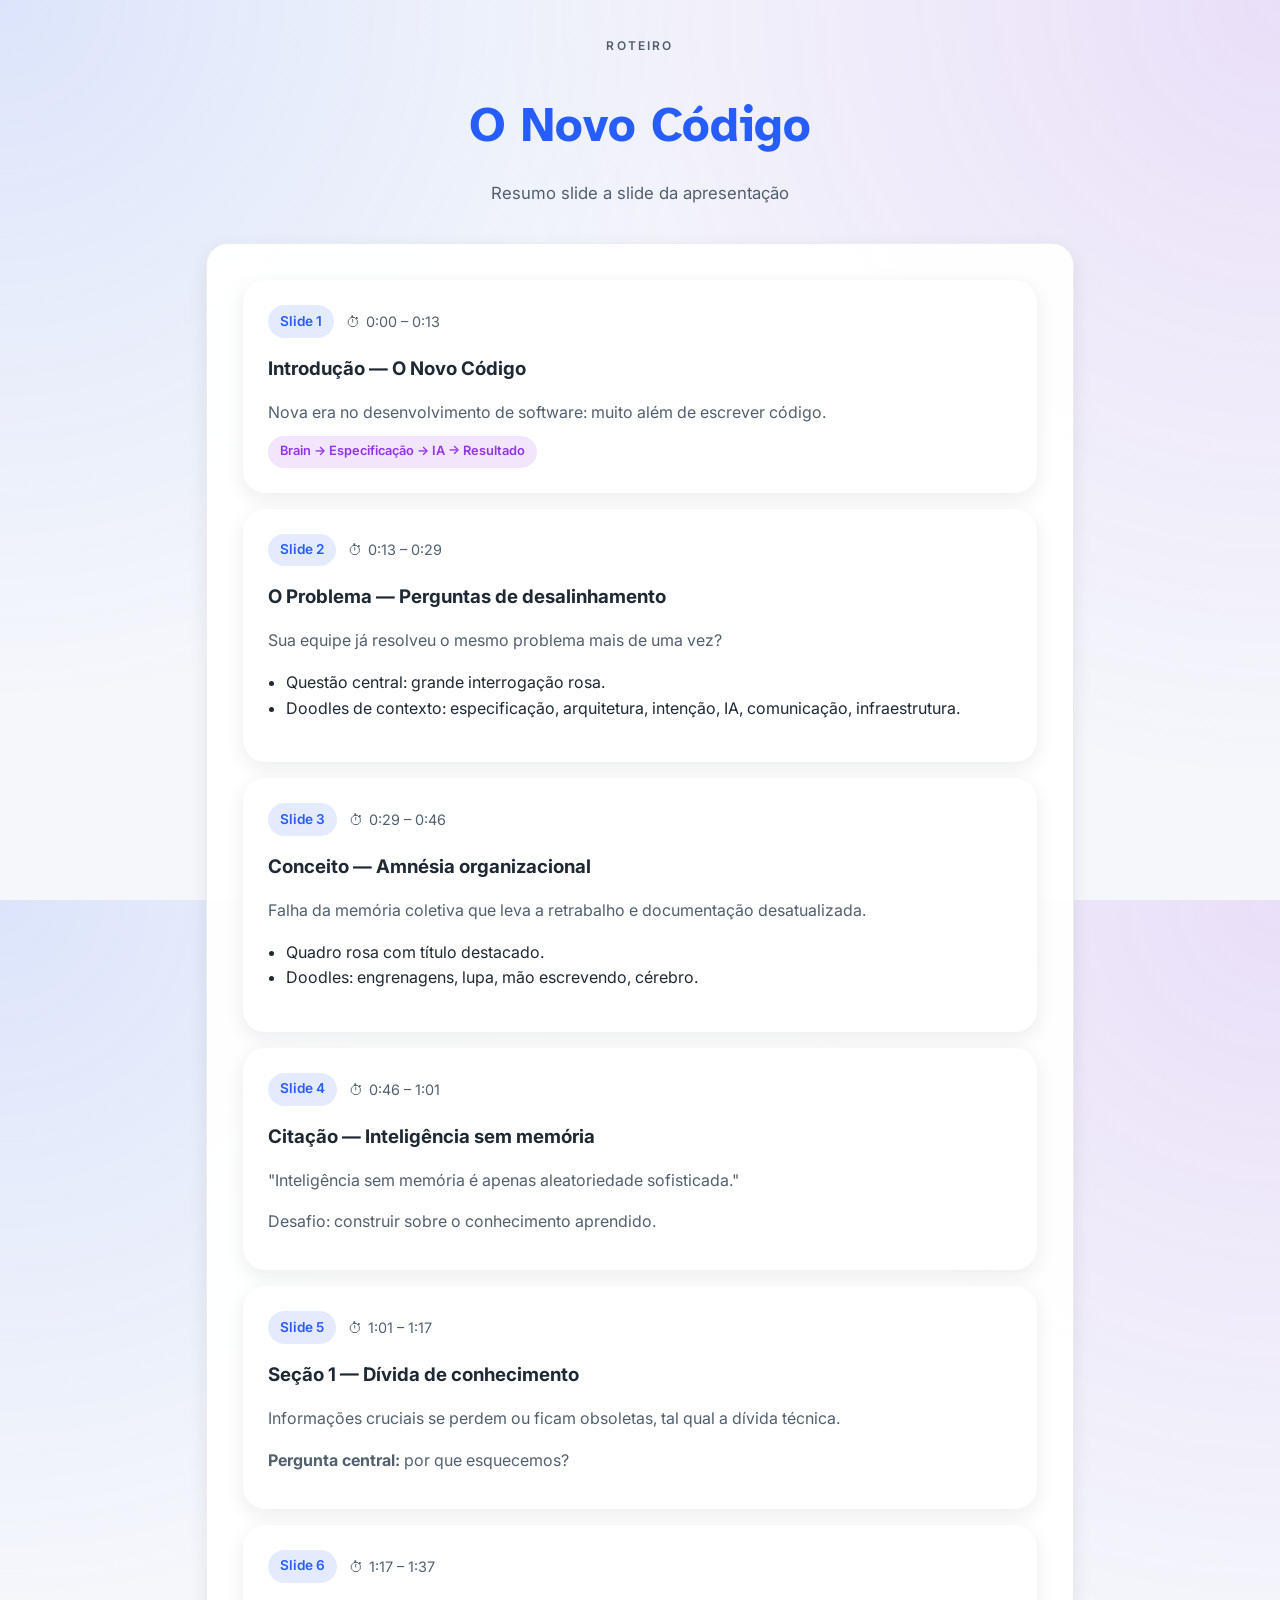
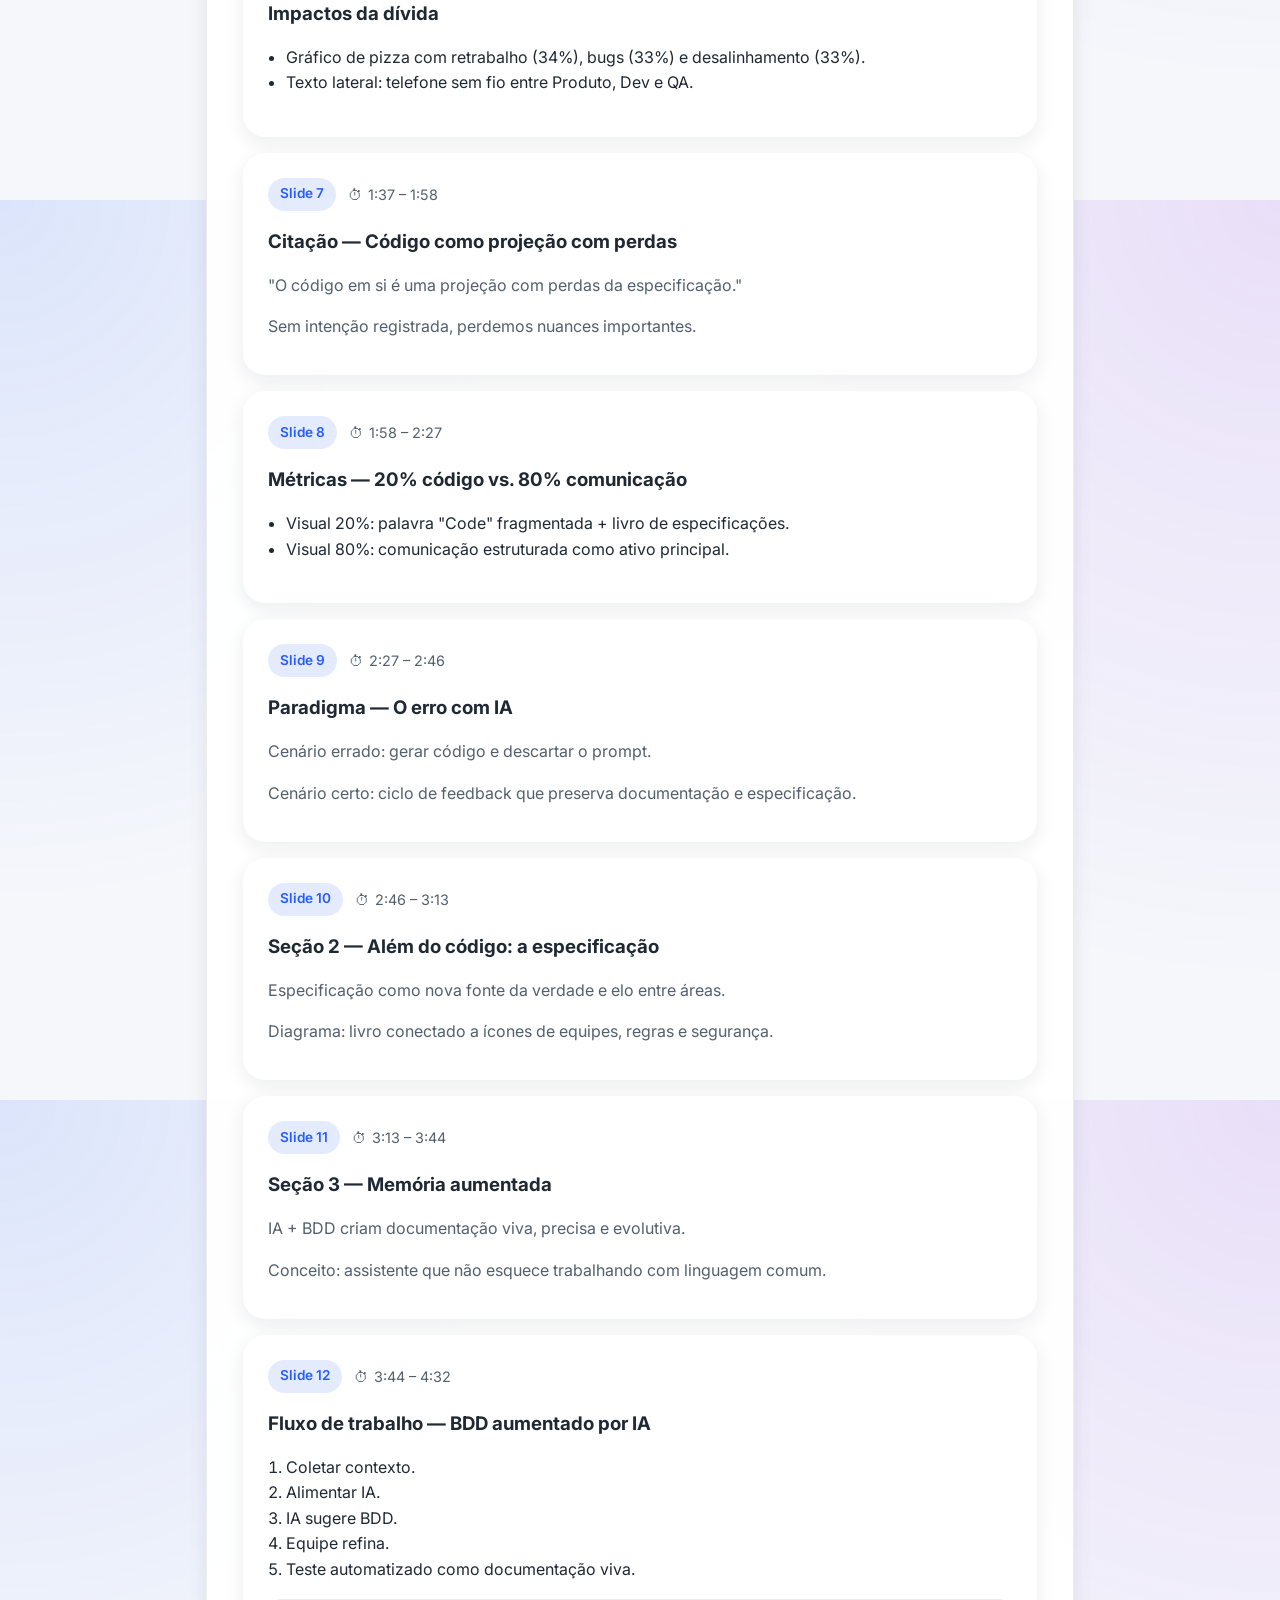
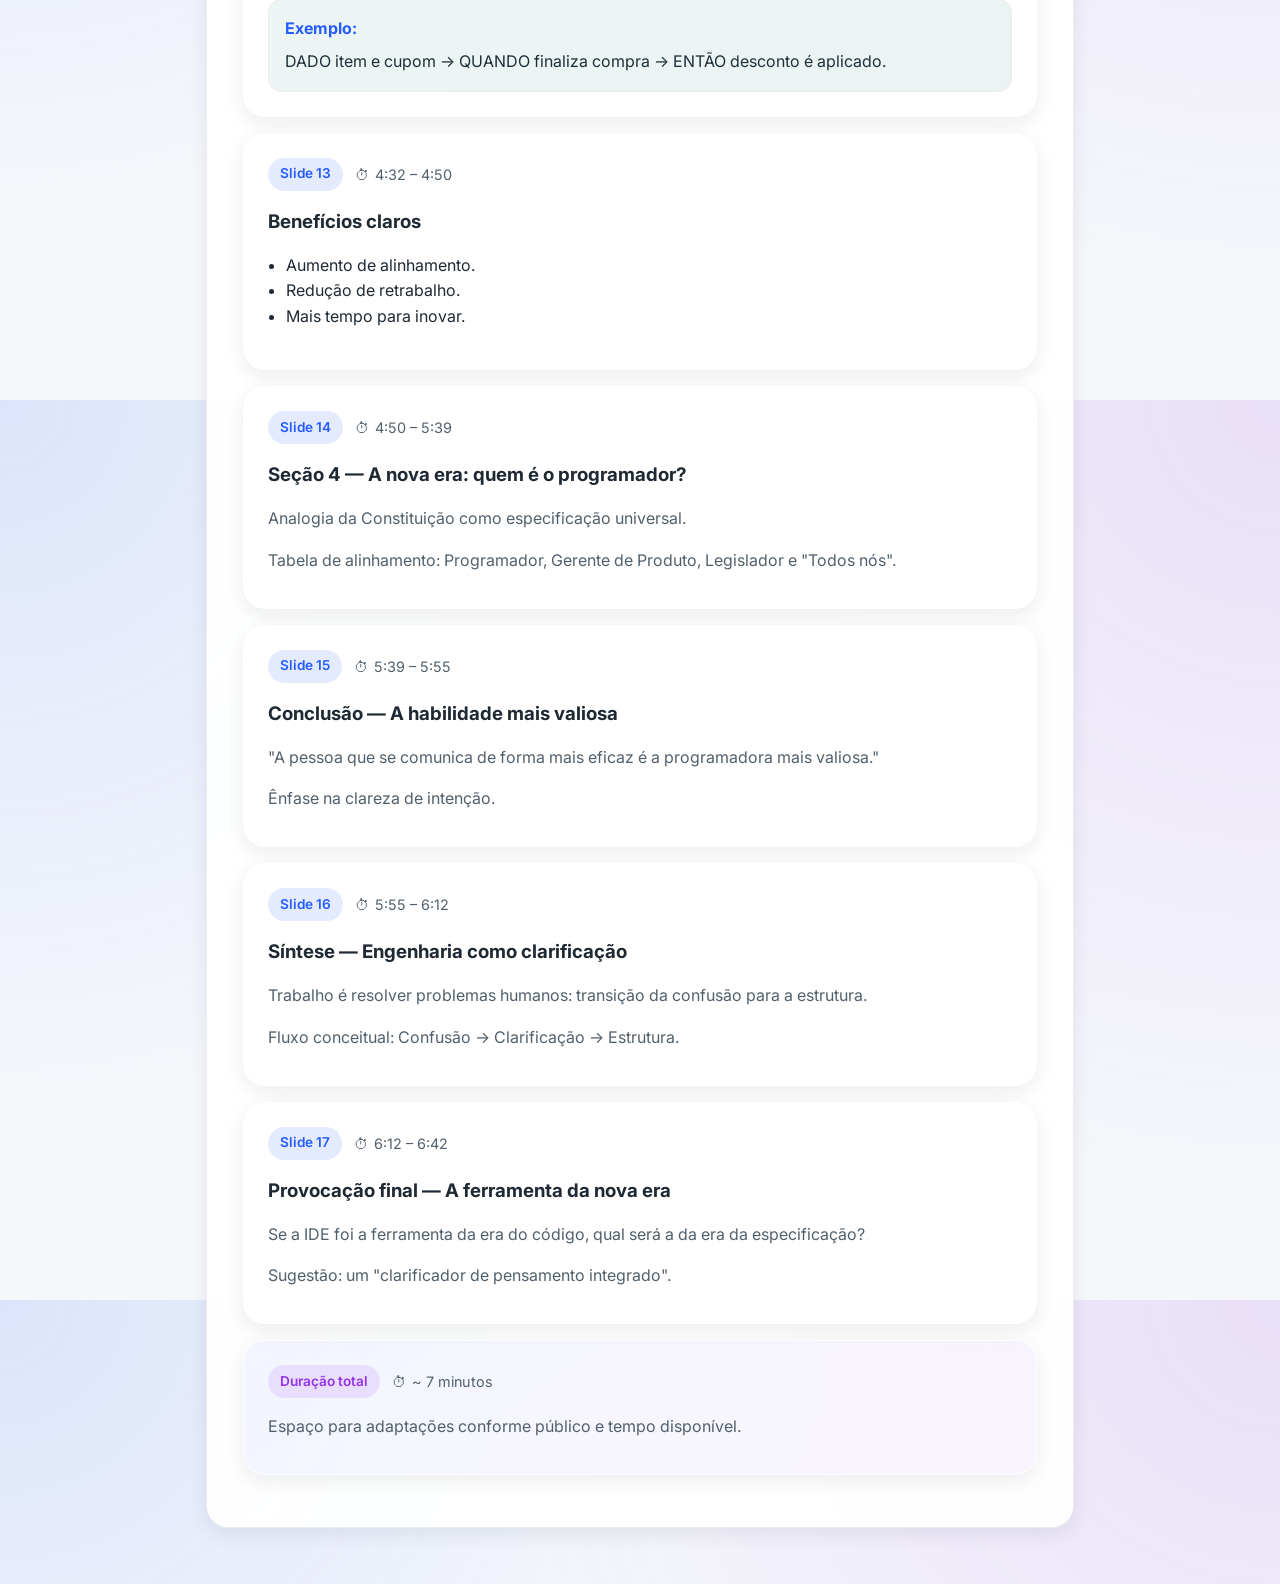
<file: roteiro.html>
<!DOCTYPE html>
<html lang="pt-BR">
<head>
    <meta charset="UTF-8">
    <meta name="viewport" content="width=device-width, initial-scale=1.0">
    <title>Roteiro da Apresentação - O Novo Código</title>
    <link rel="preconnect" href="https://fonts.googleapis.com">
    <link rel="preconnect" href="https://fonts.gstatic.com" crossorigin>
    <link href="https://fonts.googleapis.com/css2?family=Atkinson+Hyperlegible:wght@400;700&family=Inter:wght@400;500;600;700&display=swap" rel="stylesheet">
    <link rel="stylesheet" href="assets/css/design-system.css">
</head>
<body>
    <main class="ds-app-shell">
        <header class="ds-header">
            <div class="ds-header__eyebrow">Roteiro</div>
            <h1 class="ds-header__title">O Novo Código</h1>
            <p class="ds-header__subtitle">Resumo slide a slide da apresentação</p>
        </header>

        <section class="ds-print-block">
            <article class="ds-card">
                <div class="ds-slide__meta">
                    <span class="ds-chip">Slide 1</span>
                    <span class="ds-timing">0:00 &ndash; 0:13</span>
                </div>
                <h3>Introdução &mdash; O Novo Código</h3>
                <p>Nova era no desenvolvimento de software: muito além de escrever código.</p>
                <div class="ds-badge-group">
                    <span class="ds-chip ds-chip--accent">Brain → Especificação → IA → Resultado</span>
                </div>
            </article>

            <article class="ds-card">
                <div class="ds-slide__meta">
                    <span class="ds-chip">Slide 2</span>
                    <span class="ds-timing">0:13 &ndash; 0:29</span>
                </div>
                <h3>O Problema &mdash; Perguntas de desalinhamento</h3>
                <p>Sua equipe já resolveu o mesmo problema mais de uma vez?</p>
                <ul>
                    <li>Questão central: grande interrogação rosa.</li>
                    <li>Doodles de contexto: especificação, arquitetura, intenção, IA, comunicação, infraestrutura.</li>
                </ul>
            </article>

            <article class="ds-card">
                <div class="ds-slide__meta">
                    <span class="ds-chip">Slide 3</span>
                    <span class="ds-timing">0:29 &ndash; 0:46</span>
                </div>
                <h3>Conceito &mdash; Amnésia organizacional</h3>
                <p>Falha da memória coletiva que leva a retrabalho e documentação desatualizada.</p>
                <ul>
                    <li>Quadro rosa com título destacado.</li>
                    <li>Doodles: engrenagens, lupa, mão escrevendo, cérebro.</li>
                </ul>
            </article>

            <article class="ds-card">
                <div class="ds-slide__meta">
                    <span class="ds-chip">Slide 4</span>
                    <span class="ds-timing">0:46 &ndash; 1:01</span>
                </div>
                <h3>Citação &mdash; Inteligência sem memória</h3>
                <p>"Inteligência sem memória é apenas aleatoriedade sofisticada."</p>
                <p>Desafio: construir sobre o conhecimento aprendido.</p>
            </article>

            <article class="ds-card">
                <div class="ds-slide__meta">
                    <span class="ds-chip">Slide 5</span>
                    <span class="ds-timing">1:01 &ndash; 1:17</span>
                </div>
                <h3>Seção 1 &mdash; Dívida de conhecimento</h3>
                <p>Informações cruciais se perdem ou ficam obsoletas, tal qual a dívida técnica.</p>
                <p><strong>Pergunta central:</strong> por que esquecemos?</p>
            </article>

            <article class="ds-card">
                <div class="ds-slide__meta">
                    <span class="ds-chip">Slide 6</span>
                    <span class="ds-timing">1:17 &ndash; 1:37</span>
                </div>
                <h3>Impactos da dívida</h3>
                <ul>
                    <li>Gráfico de pizza com retrabalho (34%), bugs (33%) e desalinhamento (33%).</li>
                    <li>Texto lateral: telefone sem fio entre Produto, Dev e QA.</li>
                </ul>
            </article>

            <article class="ds-card">
                <div class="ds-slide__meta">
                    <span class="ds-chip">Slide 7</span>
                    <span class="ds-timing">1:37 &ndash; 1:58</span>
                </div>
                <h3>Citação &mdash; Código como projeção com perdas</h3>
                <p>"O código em si é uma projeção com perdas da especificação."</p>
                <p>Sem intenção registrada, perdemos nuances importantes.</p>
            </article>

            <article class="ds-card">
                <div class="ds-slide__meta">
                    <span class="ds-chip">Slide 8</span>
                    <span class="ds-timing">1:58 &ndash; 2:27</span>
                </div>
                <h3>Métricas &mdash; 20% código vs. 80% comunicação</h3>
                <ul>
                    <li>Visual 20%: palavra "Code" fragmentada + livro de especificações.</li>
                    <li>Visual 80%: comunicação estruturada como ativo principal.</li>
                </ul>
            </article>

            <article class="ds-card">
                <div class="ds-slide__meta">
                    <span class="ds-chip">Slide 9</span>
                    <span class="ds-timing">2:27 &ndash; 2:46</span>
                </div>
                <h3>Paradigma &mdash; O erro com IA</h3>
                <p>Cenário errado: gerar código e descartar o prompt.</p>
                <p>Cenário certo: ciclo de feedback que preserva documentação e especificação.</p>
            </article>

            <article class="ds-card">
                <div class="ds-slide__meta">
                    <span class="ds-chip">Slide 10</span>
                    <span class="ds-timing">2:46 &ndash; 3:13</span>
                </div>
                <h3>Seção 2 &mdash; Além do código: a especificação</h3>
                <p>Especificação como nova fonte da verdade e elo entre áreas.</p>
                <p>Diagrama: livro conectado a ícones de equipes, regras e segurança.</p>
            </article>

            <article class="ds-card">
                <div class="ds-slide__meta">
                    <span class="ds-chip">Slide 11</span>
                    <span class="ds-timing">3:13 &ndash; 3:44</span>
                </div>
                <h3>Seção 3 &mdash; Memória aumentada</h3>
                <p>IA + BDD criam documentação viva, precisa e evolutiva.</p>
                <p>Conceito: assistente que não esquece trabalhando com linguagem comum.</p>
            </article>

            <article class="ds-card">
                <div class="ds-slide__meta">
                    <span class="ds-chip">Slide 12</span>
                    <span class="ds-timing">3:44 &ndash; 4:32</span>
                </div>
                <h3>Fluxo de trabalho &mdash; BDD aumentado por IA</h3>
                <ol>
                    <li>Coletar contexto.</li>
                    <li>Alimentar IA.</li>
                    <li>IA sugere BDD.</li>
                    <li>Equipe refina.</li>
                    <li>Teste automatizado como documentação viva.</li>
                </ol>
                <div class="ds-callout ds-callout--success">
                    <strong>Exemplo:</strong> DADO item e cupom &rarr; QUANDO finaliza compra &rarr; ENTÃO desconto é aplicado.
                </div>
            </article>

            <article class="ds-card">
                <div class="ds-slide__meta">
                    <span class="ds-chip">Slide 13</span>
                    <span class="ds-timing">4:32 &ndash; 4:50</span>
                </div>
                <h3>Benefícios claros</h3>
                <ul>
                    <li>Aumento de alinhamento.</li>
                    <li>Redução de retrabalho.</li>
                    <li>Mais tempo para inovar.</li>
                </ul>
            </article>

            <article class="ds-card">
                <div class="ds-slide__meta">
                    <span class="ds-chip">Slide 14</span>
                    <span class="ds-timing">4:50 &ndash; 5:39</span>
                </div>
                <h3>Seção 4 &mdash; A nova era: quem é o programador?</h3>
                <p>Analogia da Constituição como especificação universal.</p>
                <p>Tabela de alinhamento: Programador, Gerente de Produto, Legislador e "Todos nós".</p>
            </article>

            <article class="ds-card">
                <div class="ds-slide__meta">
                    <span class="ds-chip">Slide 15</span>
                    <span class="ds-timing">5:39 &ndash; 5:55</span>
                </div>
                <h3>Conclusão &mdash; A habilidade mais valiosa</h3>
                <p>"A pessoa que se comunica de forma mais eficaz é a programadora mais valiosa."</p>
                <p>Ênfase na clareza de intenção.</p>
            </article>

            <article class="ds-card">
                <div class="ds-slide__meta">
                    <span class="ds-chip">Slide 16</span>
                    <span class="ds-timing">5:55 &ndash; 6:12</span>
                </div>
                <h3>Síntese &mdash; Engenharia como clarificação</h3>
                <p>Trabalho é resolver problemas humanos: transição da confusão para a estrutura.</p>
                <p>Fluxo conceitual: Confusão → Clarificação → Estrutura.</p>
            </article>

            <article class="ds-card">
                <div class="ds-slide__meta">
                    <span class="ds-chip">Slide 17</span>
                    <span class="ds-timing">6:12 &ndash; 6:42</span>
                </div>
                <h3>Provocação final &mdash; A ferramenta da nova era</h3>
                <p>Se a IDE foi a ferramenta da era do código, qual será a da era da especificação?</p>
                <p>Sugestão: um "clarificador de pensamento integrado".</p>
            </article>

            <div class="ds-card ds-card--muted">
                <div class="ds-slide__meta">
                    <span class="ds-chip ds-chip--accent">Duração total</span>
                    <span class="ds-timing">~ 7 minutos</span>
                </div>
                <p>Espaço para adaptações conforme público e tempo disponível.</p>
            </div>
        </section>
    </main>
</body>
</html>
</file>
<file: assets/css/design-system.css>
:root {
  --ds-font-sans: "Inter", "Segoe UI", system-ui, -apple-system, BlinkMacSystemFont, "Helvetica Neue", Arial, sans-serif;
  --ds-font-display: "Atkinson Hyperlegible", "Space Grotesk", "Inter", sans-serif;
  --ds-color-primary: #275dff;
  --ds-color-primary-soft: rgba(39, 93, 255, 0.12);
  --ds-color-secondary: #9333ea;
  --ds-color-secondary-soft: rgba(147, 51, 234, 0.1);
  --ds-color-success: #0f766e;
  --ds-color-success-soft: rgba(15, 118, 110, 0.12);
  --ds-color-danger: #dc2626;
  --ds-color-danger-soft: rgba(220, 38, 38, 0.1);
  --ds-color-warning: #f97316;
  --ds-color-warning-soft: rgba(249, 115, 22, 0.12);
  --ds-color-text: #1f2933;
  --ds-color-text-muted: #52606d;
  --ds-color-surface: #ffffff;
  --ds-color-subtle: #f5f7fb;
  --ds-color-border: rgba(15, 23, 42, 0.08);
  --ds-radius-md: 14px;
  --ds-radius-lg: 22px;
  --ds-radius-xl: 28px;
  --ds-shadow-sm: 0 6px 20px rgba(15, 23, 42, 0.08);
  --ds-shadow-lg: 0 26px 70px rgba(15, 23, 42, 0.14);
  --ds-spacing-xs: 0.65rem;
  --ds-spacing-sm: 1rem;
  --ds-spacing-md: 1.5rem;
  --ds-spacing-lg: 2.25rem;
  --ds-spacing-xl: 3.5rem;
  --ds-max-width: min(100%, 900px);
}

*, *::before, *::after {
  box-sizing: border-box;
}

html, body {
  height: 100%;
}

body {
  margin: 0;
  background: radial-gradient(circle at 0% 0%, rgba(39, 93, 255, 0.12), transparent 45%),
              radial-gradient(circle at 100% 0%, rgba(147, 51, 234, 0.12), transparent 50%),
              var(--ds-color-subtle);
  color: var(--ds-color-text);
  font-family: var(--ds-font-sans);
  line-height: 1.6;
  -webkit-font-smoothing: antialiased;
}

a {
  color: inherit;
}

.ds-app-shell {
  max-width: var(--ds-max-width);
  margin: 0 auto;
  padding: var(--ds-spacing-lg) var(--ds-spacing-sm) var(--ds-spacing-xl);
}

.ds-app-shell header.ds-header {
  text-align: center;
  margin-bottom: var(--ds-spacing-lg);
}

.ds-header__eyebrow {
  letter-spacing: 0.18em;
  text-transform: uppercase;
  font-size: 0.75rem;
  font-weight: 600;
  color: var(--ds-color-text-muted);
  margin-bottom: var(--ds-spacing-xs);
}

.ds-header__title {
  font-family: var(--ds-font-display);
  font-weight: 700;
  font-size: clamp(2.2rem, 4vw, 3rem);
  color: var(--ds-color-primary);
  margin-bottom: var(--ds-spacing-sm);
}

.ds-header__subtitle {
  color: var(--ds-color-text-muted);
  font-size: 1.05rem;
  max-width: 640px;
  margin: 0 auto;
}

.ds-card {
  background: var(--ds-color-surface);
  border-radius: var(--ds-radius-lg);
  border: 1px solid rgba(255, 255, 255, 0.8);
  box-shadow: var(--ds-shadow-sm);
  padding: var(--ds-spacing-md);
  margin-bottom: var(--ds-spacing-sm);
}

.ds-card--muted {
  background: linear-gradient(145deg, rgba(39, 93, 255, 0.05), rgba(147, 51, 234, 0.05));
}

.ds-chip {
  display: inline-flex;
  align-items: center;
  gap: 0.35rem;
  padding: 0.35rem 0.75rem;
  border-radius: 999px;
  background: rgba(39, 93, 255, 0.12);
  color: var(--ds-color-primary);
  font-weight: 600;
  font-size: 0.85rem;
}

.ds-chip--accent {
  background: rgba(147, 51, 234, 0.12);
  color: var(--ds-color-secondary);
}

.ds-chip--success {
  background: var(--ds-color-success-soft);
  color: var(--ds-color-success);
}

.ds-grid {
  display: grid;
  gap: var(--ds-spacing-sm);
}

@media (min-width: 720px) {
  .ds-grid--two {
    grid-template-columns: repeat(2, minmax(0, 1fr));
  }
}

.ds-callout {
  border-radius: var(--ds-radius-md);
  padding: var(--ds-spacing-sm);
  border: 1px solid var(--ds-color-border);
  background: var(--ds-color-surface);
  position: relative;
  overflow: hidden;
}

.ds-callout::before {
  content: "";
  position: absolute;
  inset: 0;
  z-index: 0;
  opacity: 0.6;
  background: linear-gradient(130deg, rgba(39, 93, 255, 0.08), rgba(147, 51, 234, 0.08));
}

.ds-callout > * {
  position: relative;
  z-index: 1;
}

.ds-callout strong {
  display: block;
  margin-bottom: 0.5rem;
  color: var(--ds-color-primary);
}

.ds-callout--quote {
  font-size: 1.25rem;
  font-style: italic;
  color: var(--ds-color-text);
}

.ds-callout--warning::before {
  background: linear-gradient(130deg, var(--ds-color-warning-soft), rgba(249, 115, 22, 0.08));
}

.ds-callout--danger::before {
  background: linear-gradient(130deg, var(--ds-color-danger-soft), rgba(220, 38, 38, 0.08));
}

.ds-callout--success::before {
  background: linear-gradient(130deg, var(--ds-color-success-soft), rgba(15, 118, 110, 0.14));
}

.ds-figure {
  display: grid;
  gap: 0.5rem;
}

.ds-figure__title {
  font-weight: 600;
  color: var(--ds-color-text-muted);
  text-transform: uppercase;
  letter-spacing: 0.14em;
  font-size: 0.78rem;
}

.ds-figure__value {
  font-family: var(--ds-font-display);
  font-size: clamp(2.4rem, 5vw, 3.6rem);
  color: var(--ds-color-primary);
}

.reveal {
  background: transparent;
  color: var(--ds-color-text);
  font-family: var(--ds-font-sans);
}

.reveal .slides {
  text-align: left;
}

.ds-slide {
  display: grid;
  gap: var(--ds-spacing-sm);
  align-content: center;
  padding: var(--ds-spacing-lg);
  border-radius: var(--ds-radius-xl);
  background: rgba(255, 255, 255, 0.92);
  box-shadow: var(--ds-shadow-lg);
  backdrop-filter: blur(18px);
  border: 1px solid rgba(255, 255, 255, 0.55);
}

.ds-slide__eyebrow {
  text-transform: uppercase;
  font-weight: 600;
  letter-spacing: 0.18em;
  font-size: 0.75rem;
  color: var(--ds-color-text-muted);
}

.ds-slide__title {
  font-family: var(--ds-font-display);
  font-size: clamp(2.4rem, 5vw, 3.4rem);
  color: var(--ds-color-primary);
  font-weight: 700;
  line-height: 1.1;
}

.ds-slide__lead {
  font-size: 1.2rem;
  color: var(--ds-color-text);
  font-weight: 500;
}

.ds-slide__meta {
  display: flex;
  gap: 0.75rem;
  flex-wrap: wrap;
  color: var(--ds-color-text-muted);
  font-size: 0.9rem;
}

.ds-slide__list {
  list-style: none;
  padding-left: 0;
  margin: 0;
  display: grid;
  gap: 0.5rem;
}

.ds-slide__list li {
  display: grid;
  gap: 0.25rem;
  background: rgba(15, 23, 42, 0.04);
  padding: 0.75rem 1rem;
  border-radius: var(--ds-radius-md);
  border: 1px solid rgba(15, 23, 42, 0.05);
}

.ds-slide__list li strong {
  color: var(--ds-color-primary);
}

.ds-slide__quote {
  font-style: italic;
  font-size: 1.35rem;
  color: var(--ds-color-text);
  border-left: 4px solid var(--ds-color-primary);
  padding-left: 1.25rem;
}

.ds-slide__split {
  display: grid;
  gap: var(--ds-spacing-sm);
}

@media (min-width: 860px) {
  .ds-slide__split {
    grid-template-columns: repeat(2, minmax(0, 1fr));
  }
}

.ds-metric {
  display: flex;
  flex-direction: column;
  gap: 0.35rem;
  background: rgba(39, 93, 255, 0.05);
  padding: 1rem 1.25rem;
  border-radius: var(--ds-radius-md);
  border: 1px solid rgba(39, 93, 255, 0.15);
}

.ds-metric--warning {
  background: var(--ds-color-warning-soft);
  border-color: rgba(249, 115, 22, 0.2);
}

.ds-metric--success {
  background: var(--ds-color-success-soft);
  border-color: rgba(15, 118, 110, 0.2);
}

.ds-metric--danger {
  background: var(--ds-color-danger-soft);
  border-color: rgba(220, 38, 38, 0.24);
}

.ds-metric--accent {
  background: rgba(147, 51, 234, 0.12);
  border-color: rgba(147, 51, 234, 0.22);
  color: var(--ds-color-secondary);
}

.ds-table {
  width: 100%;
  border-collapse: collapse;
  border-radius: var(--ds-radius-md);
  overflow: hidden;
  background: rgba(255, 255, 255, 0.9);
  border: 1px solid rgba(15, 23, 42, 0.08);
}

.ds-table thead {
  background: rgba(39, 93, 255, 0.08);
  color: var(--ds-color-text);
  text-transform: uppercase;
  letter-spacing: 0.12em;
  font-size: 0.75rem;
}

.ds-table th,
.ds-table td {
  padding: 0.85rem 1rem;
  text-align: left;
  font-size: 0.95rem;
}

.ds-footer-note {
  font-size: 0.85rem;
  color: var(--ds-color-text-muted);
}

.ds-badge-group {
  display: flex;
  gap: 0.75rem;
  flex-wrap: wrap;
}

.ds-badge-group .ds-chip {
  font-size: 0.8rem;
}

.ds-flow {
  display: grid;
  gap: 0.75rem;
}

.ds-flow__item {
  display: grid;
  gap: 0.35rem;
  padding: 1rem 1.25rem;
  border-radius: var(--ds-radius-md);
  border: 1px solid rgba(15, 23, 42, 0.08);
  background: rgba(15, 23, 42, 0.02);
}

.ds-flow__item strong {
  color: var(--ds-color-primary);
}

.ds-eyebrow-icon {
  font-size: 1.4rem;
  margin-right: 0.4rem;
}

.ds-slide--title {
  text-align: center;
  gap: var(--ds-spacing-md);
}

.ds-slide--title .ds-slide__title {
  font-size: clamp(3rem, 7vw, 4.2rem);
}

.ds-slide--title .ds-slide__lead {
  font-size: 1.35rem;
  color: var(--ds-color-text-muted);
}

.ds-slide--closing {
  background: linear-gradient(140deg, rgba(39, 93, 255, 0.1), rgba(147, 51, 234, 0.16));
  color: #fff;
}

.ds-slide--closing .ds-slide__title {
  color: #fff;
}

.ds-slide--closing .ds-slide__lead,
.ds-slide--closing .ds-slide__quote {
  color: rgba(255, 255, 255, 0.92);
}

.ds-slide--closing .ds-chip {
  background: rgba(255, 255, 255, 0.18);
  color: #fff;
}

@media (max-width: 640px) {
  .ds-app-shell {
    padding: var(--ds-spacing-md) var(--ds-spacing-xs) var(--ds-spacing-xl);
  }
  .ds-slide {
    padding: var(--ds-spacing-md);
  }
  .ds-slide__title {
    font-size: clamp(2rem, 8vw, 2.8rem);
  }
}

.ds-print-block {
  background: rgba(255, 255, 255, 0.95);
  border-radius: var(--ds-radius-lg);
  box-shadow: var(--ds-shadow-sm);
  border: 1px solid rgba(15, 23, 42, 0.08);
  padding: var(--ds-spacing-lg);
}

.ds-print-block h2 {
  font-family: var(--ds-font-display);
  color: var(--ds-color-primary);
  margin-bottom: var(--ds-spacing-sm);
}

.ds-print-block h3 {
  color: var(--ds-color-text);
  margin: var(--ds-spacing-sm) 0 var(--ds-spacing-xs);
}

.ds-print-block p {
  color: var(--ds-color-text-muted);
  margin-bottom: var(--ds-spacing-xs);
}

.ds-print-block ul,
.ds-print-block ol {
  padding-left: 1.1rem;
  color: var(--ds-color-text);
  margin-bottom: var(--ds-spacing-sm);
}

.ds-print-block ol {
  list-style: decimal;
}

.ds-divider {
  margin: var(--ds-spacing-lg) 0;
  border: 0;
  border-top: 1px solid rgba(15, 23, 42, 0.08);
}

.ds-timing {
  display: inline-flex;
  align-items: center;
  gap: 0.35rem;
  font-size: 0.9rem;
  color: var(--ds-color-text-muted);
}

.ds-timing::before {
  content: "⏱";
}

.ds-slide__subtitle {
  font-size: 1.1rem;
  color: var(--ds-color-text-muted);
}

.ds-tagline {
  font-size: 1rem;
  color: rgba(255, 255, 255, 0.8);
}
</file>
